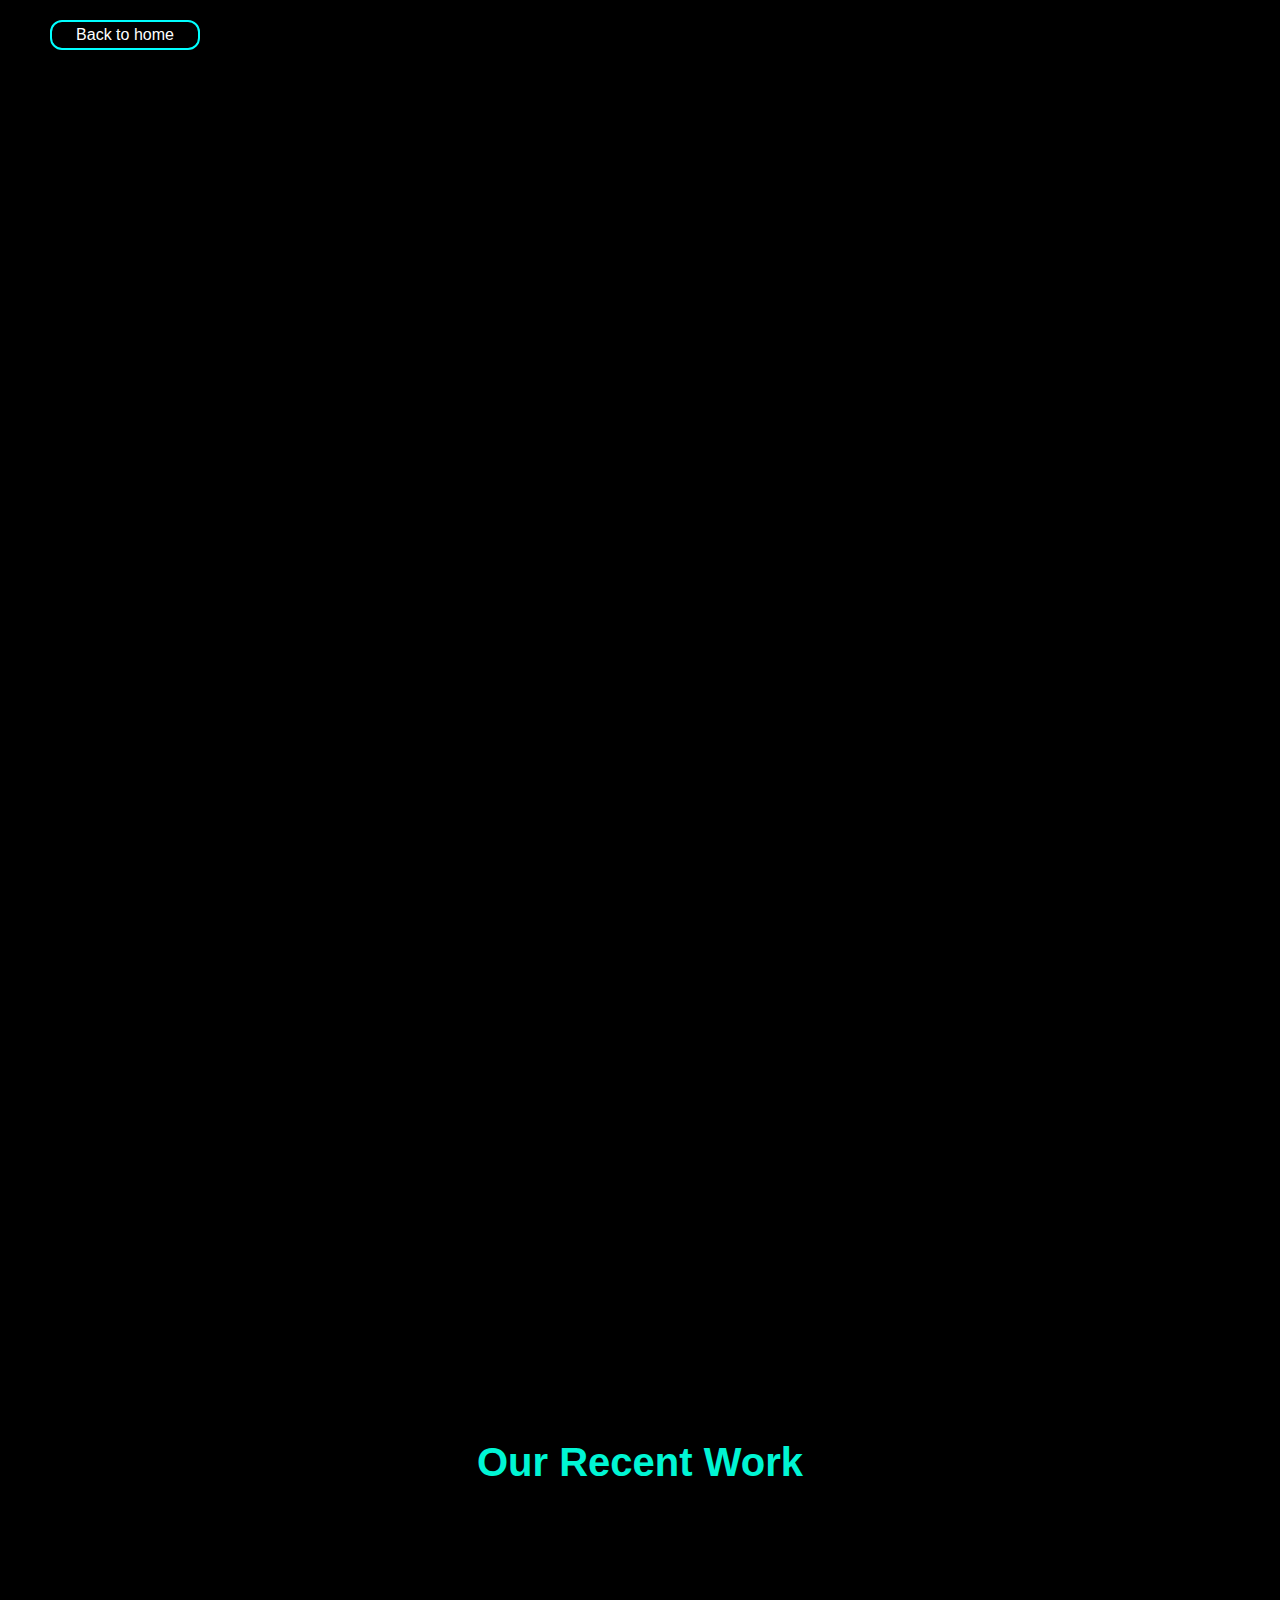
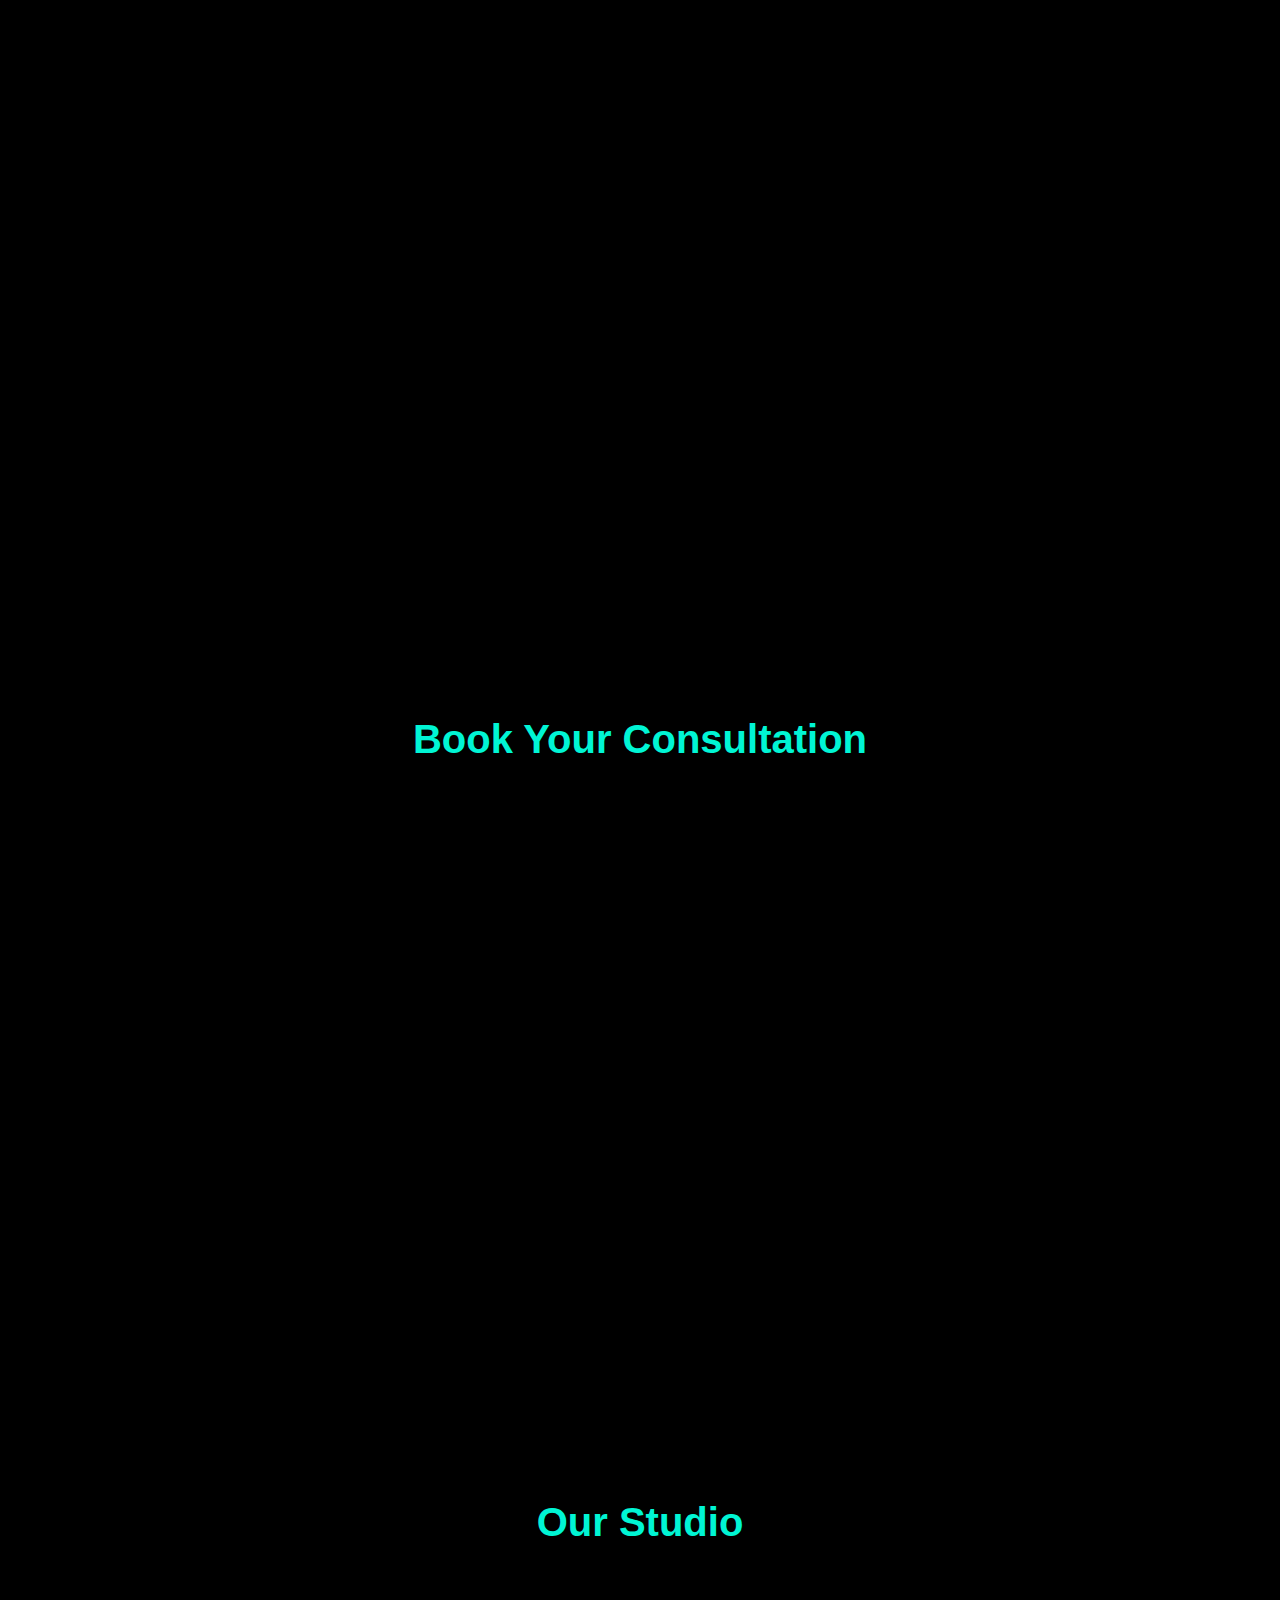
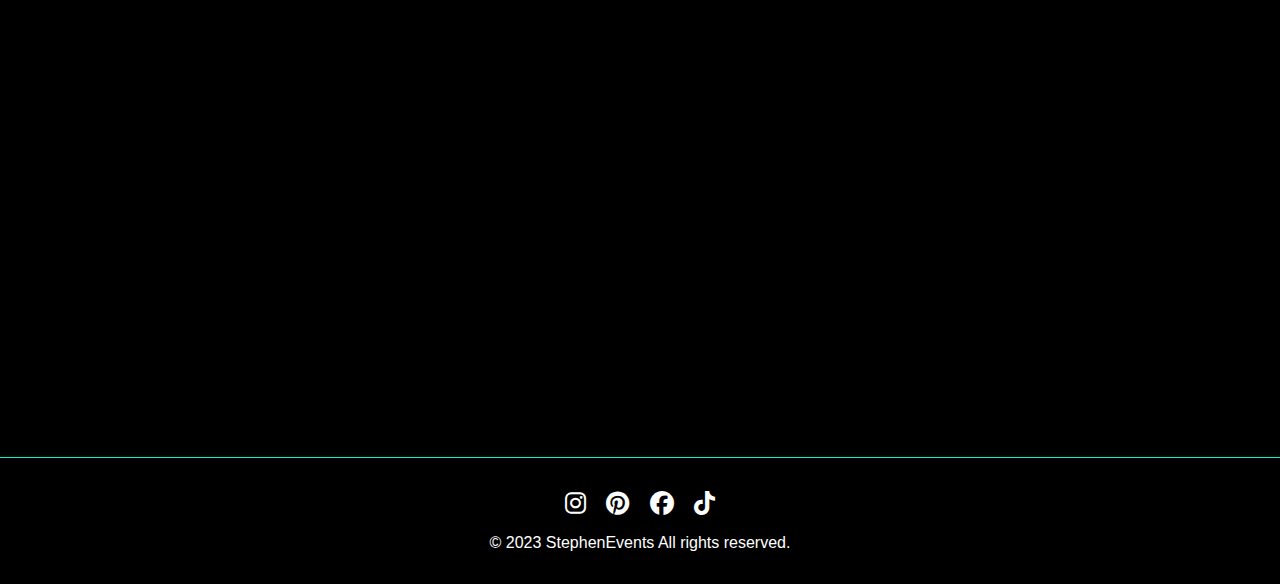
<file: portfolio.html>
<!DOCTYPE html>
<html lang="en">
<head>
    <meta charset="UTF-8">
    <meta name="viewport" content="width=device-width, initial-scale=1.0">
    <title>Wedding Decor Portfolio | Book Instantly</title>
    <link rel="stylesheet" href="https://cdnjs.cloudflare.com/ajax/libs/font-awesome/6.4.0/css/all.min.css">
    <link rel="stylesheet" href="./style.css">
    <style>
        /* Minimal Base */
        :root {
            --black: #000;
            --aqua: #00f5d4;
            --white: #fff;
        }
        * {
            margin: 0;
            padding: 0;
            box-sizing: border-box;
            font-family: 'Arial', sans-serif;
        }
        body {
            background: var(--black);
            color: var(--white);
            overflow-x: hidden;
            scroll-behavior: smooth;
        }
        
        /* Header */
        header {
            position: fixed;
            width: 100%;
            padding: 1.5rem;
            background: rgba(0, 0, 0, 0.8);
            z-index: 1000;
            display: flex;
            justify-content: space-between;
            align-items: center;
        }
        .logo {
            font-size: 1.8rem;
            font-weight: bold;
            color: var(--aqua);
        }
        nav a {
            color: var(--white);
            text-decoration: none;
            margin-left: 1.5rem;
            transition: color 0.3s;
        }
        nav a:hover {
            color: var(--aqua);
        }
        
        /* Hero Section */
        .hero {
            height: 100vh;
            display: flex;
            align-items: center;
            justify-content: center;
            text-align: center;
            padding: 0 2rem;
            position: relative;
            overflow: hidden;
        }
        .hero::before {
            content: '';
            position: absolute;
            top: 0;
            left: 0;
            width: 100%;
            height: 100%;
            background: linear-gradient(rgba(0, 0, 0, 0.7), rgba(0, 0, 0, 0.7));
            z-index: -1;
        }
        .hero-content {
            max-width: 800px;
        }
        .hero h1 {
            font-size: 3.5rem;
            margin-bottom: 1rem;
            opacity: 0;
            transform: translateY(30px);
            animation: fadeInUp 1s forwards 0.5s;
        }
        .hero p {
            font-size: 1.2rem;
            margin-bottom: 2rem;
            opacity: 0;
            transform: translateY(30px);
            animation: fadeInUp 1s forwards 0.8s;
        }
        .btn {
            display: inline-block;
            padding: 0.8rem 2rem;
            background: var(--aqua);
            color: var(--black);
            border: none;
            border-radius: 50px;
            font-weight: bold;
            text-decoration: none;
            transition: all 0.3s;
            opacity: 0;
            transform: translateY(30px);
            animation: fadeInUp 1s forwards 1.1s;
        }
        .btn:hover {
            transform: translateY(-5px);
            box-shadow: 0 10px 20px rgba(0, 245, 212, 0.3);
        }
        
        /* Owner Section */
        .owner {
            padding: 5rem 2rem;
            text-align: center;
            background: var(--black);
        }
        .owner-container {
            max-width: 1000px;
            margin: 0 auto;
            display: flex;
            align-items: center;
            justify-content: center;
            flex-wrap: wrap;
            gap: 3rem;
        }
        .owner-img {
            width: 300px;
            height: 300px;
            border-radius: 50%;
            border: 5px solid var(--aqua);
            overflow: hidden;
            position: relative;
            opacity: 0;
            transform: scale(0.9);
            animation: scaleIn 1s forwards 0.5s;
        }
        .owner-img img {
            width: 100%;
            height: 100%;
            object-fit: cover;
            transition: transform 0.5s;
        }
        .owner-img:hover img {
            transform: scale(1.1);
        }
        .owner-info {
            max-width: 500px;
            text-align: left;
            opacity: 0;
            transform: translateX(50px);
            animation: fadeInRight 1s forwards 0.8s;
        }
        .owner-info h2 {
            font-size: 2.5rem;
            margin-bottom: 1rem;
            color: var(--aqua);
        }
        .owner-info p {
            margin-bottom: 1.5rem;
            line-height: 1.6;
        }
        
        /* Portfolio Grid */
        .portfolio {
            padding: 5rem 2rem;
            background: var(--black);
        }
        .portfolio h2 {
            text-align: center;
            font-size: 2.5rem;
            margin-bottom: 3rem;
            color: var(--aqua);
        }
        .portfolio-grid {
            display: grid;
            grid-template-columns: repeat(auto-fit, minmax(300px, 1fr));
            gap: 1.5rem;
            max-width: 1200px;
            margin: 0 auto;
        }
        .portfolio-item {
            height: 300px;
            overflow: hidden;
            border-radius: 10px;
            position: relative;
            opacity: 0;
            transform: translateY(50px);
        }
        .portfolio-item img {
            width: 100%;
            height: 100%;
            object-fit: cover;
            transition: transform 0.5s;
        }
        .portfolio-item:hover img {
            transform: scale(1.1);
        }
        .portfolio-overlay {
            position: absolute;
            top: 0;
            left: 0;
            width: 100%;
            height: 100%;
            background: rgba(0, 245, 212, 0.8);
            display: flex;
            flex-direction: column;
            justify-content: center;
            align-items: center;
            opacity: 0;
            transition: opacity 0.3s;
        }
        .portfolio-item:hover .portfolio-overlay {
            opacity: 1;
        }
        .portfolio-overlay h3 {
            font-size: 1.5rem;
            margin-bottom: 0.5rem;
        }
        
        /* Booking Form */
        .booking {
            padding: 5rem 2rem;
            background: var(--black);
            text-align: center;
        }
        .booking h2 {
            font-size: 2.5rem;
            margin-bottom: 2rem;
            color: var(--aqua);
        }
        .booking-form {
            max-width: 600px;
            margin: 0 auto;
            display: grid;
            gap: 1rem;
            opacity: 0;
            transform: translateY(50px);
            animation: fadeInUp 1s forwards 0.5s;
        }
        .booking-form input, 
        .booking-form textarea, 
        .booking-form select {
            width: 100%;
            padding: 1rem;
            border: 2px solid var(--aqua);
            background: transparent;
            color: var(--white);
            border-radius: 5px;
        }
        .booking-form textarea {
            resize: vertical;
            min-height: 150px;
        }
        
        /* Map Section */
        .map {
            padding: 5rem 2rem;
            background: var(--black);
            text-align: center;
        }
        .map h2 {
            font-size: 2.5rem;
            margin-bottom: 2rem;
            color: var(--aqua);
        }
        .map-container {
            height: 400px;
            width: 100%;
            max-width: 1000px;
            margin: 0 auto;
            border: 5px solid var(--aqua);
            border-radius: 10px;
            overflow: hidden;
            opacity: 0;
            transform: translateY(50px);
            animation: fadeInUp 1s forwards 0.5s;
        }
        iframe {
            width: 100%;
            height: 100%;
            border: none;
        }
        
        /* Footer */
        footer {
            padding: 2rem;
            text-align: center;
            background: var(--black);
            border-top: 1px solid var(--aqua);
        }
        .social-links {
            margin-bottom: 1rem;
        }
        .social-links a {
            color: var(--white);
            font-size: 1.5rem;
            margin: 0 0.5rem;
            transition: color 0.3s;
        }
        .social-links a:hover {
            color: var(--aqua);
        }
        
        /* Animations */
        @keyframes fadeInUp {
            to {
                opacity: 1;
                transform: translateY(0);
            }
        }
        @keyframes fadeInRight {
            to {
                opacity: 1;
                transform: translateX(0);
            }
        }
        @keyframes scaleIn {
            to {
                opacity: 1;
                transform: scale(1);
            }
        }
        
        /* Scroll Animations */
        .animate-on-scroll {
            animation: fadeInUp 1s forwards;
        }

        #ss{
            position: absolute;
            top: 20px;
            left: 50px;
            width: 150px;
            height: 30px;
            background-color: #000;
            border: 2px solid aqua;
            border-radius: 12px;
            position: fixed;
            z-index: 10;
        }

        #ss > a{
            color: #fff;
            text-decoration: none;
            font-size: 16px;
        }

        #ss:hover{
            box-shadow: 2px 2px 20px 2px aqua;
        }
    </style>
</head>
<body>
    <!-- Header -->
  
    
    <!-- Hero Section -->
    <section class="hero">
        <button id="ss"><a href="./index.html">Back to home</a></button>
        <div class="hero-content">
            <h1>Create Your Dream Wedding</h1>
            <p>From intimate ceremonies to grand receptions, we craft unforgettable moments with precision and passion.</p>
            <a href="#booking" class="btn">Book Instantly</a>
        </div>
    </section>
    
    <!-- Owner Section -->
    <section class="owner" id="owner">
        <div class="owner-container">
            <div class="owner-img">
                <img src="./assets/profile.jpg" alt="Owner Photo">
            </div>
            <div class="owner-info">
                <h2>Hi, I'm stephen</h2>
                <p>With over 10 years of experience in wedding decor, I pour my heart into every event. Your wedding isn't just another date—it's a story waiting to be told through design.</p>
                <p>I specialize in transforming venues into emotional landscapes that reflect your unique love story.</p>
                <a href="#booking" class="btn">Let's Talk</a>
            </div>
        </div>
    </section>
    
    <!-- Portfolio -->
    <section class="portfolio" id="portfolio">
        <h2>Our Recent Work</h2>
        <div class="portfolio-grid">
            <div class="portfolio-item">
                <img src="./assets/New folder/2.jpg" alt="Wedding Decor">
                <div class="portfolio-overlay">
                    <h3>Elegant Ballroom</h3>
                    <p>Classic black-tie affair</p>
                </div>
            </div>
            <div class="portfolio-item">
                <img src="./assets/New folder/3.jpg" alt="Wedding Decor">
                <div class="portfolio-overlay">
                    <h3>Rustic Charm</h3>
                    <p>Barn wedding with vintage touches</p>
                </div>
            </div>
            <div class="portfolio-item">
                <img src="./assets/New folder/4.jpg" alt="Wedding Decor">
                <div class="portfolio-overlay">
                    <h3>Beach Bliss</h3>
                    <p>Sunset seaside celebration</p>
                </div>
            </div>
            <div class="portfolio-item">
                <img src="./assets/New folder/5.jpg" alt="Wedding Decor">
                <div class="portfolio-overlay">
                    <h3>Modern Minimalism</h3>
                    <p>Clean lines, bold statements</p>
                </div>
            </div>
            <div class="portfolio-item">
                <img src="./assets/New folder/6.jpg" alt="Wedding Decor">
                <div class="portfolio-overlay">
                    <h3>Garden Romance</h3>
                    <p>Floral fantasy</p>
                </div>
            </div>
            <div class="portfolio-item">
                <img src="./assets/New folder/13.jpg" alt="Wedding Decor">
                <div class="portfolio-overlay">
                    <h3>Winter Wonderland</h3>
                    <p>Frosted elegance</p>
                </div>
            </div>
        </div>
    </section>
    
    <!-- Booking Form -->
    <section class="booking" id="booking">
        <h2>Book Your Consultation</h2>
        <form class="booking-form">
            <input type="text" placeholder="Your Name" required>
            <input type="email" placeholder="Email" required>
            <input type="tel" placeholder="Phone" required>
            <input type="date" placeholder="Wedding Date" required>
            <select required>
                <option value="" disabled selected>Select Package</option>
                <option value="basic">Basic Decor</option>
                <option value="premium">Premium Decor</option>
                <option value="luxury">Luxury Full Service</option>
            </select>
            <textarea placeholder="Tell us about your vision..." required></textarea>
            <button type="submit" class="btn">Secure My Date</button>
        </form>
    </section>
    
    <!-- Map -->
    <section class="map" id="map">
        <h2>Our Studio</h2>
        <div class="map-container">
            <iframe src="https://www.google.com/maps/embed?pb=!1m18!1m12!1m3!1d3930.231911084884!2d78.1347224147936!3d9.91087689290039!2m3!1f0!2f0!3f0!3m2!1i1024!2i768!4f13.1!3m3!1m2!1s0x3b00c58ef9e6a5a9%3A0x8a1f94c5e5a4b5f5!2sVilathikulam%2C%20Tamil%20Nadu%20628601!5e0!3m2!1sen!2sin!4v1620000000000!5m2!1sen!2sin" allowfullscreen="" loading="lazy" referrerpolicy="no-referrer-when-downgrade"></iframe>
        </div>
    </section>
    
    <!-- Footer -->
    <footer>
        <div class="social-links">
            <a href="#"><i class="fab fa-instagram"></i></a>
            <a href="#"><i class="fab fa-pinterest"></i></a>
            <a href="#"><i class="fab fa-facebook"></i></a>
            <a href="#"><i class="fab fa-tiktok"></i></a>
        </div>
        <p>&copy; 2023 StephenEvents All rights reserved.</p>
    </footer>
    
    <script>
        // Scroll Animations
        const animateElements = () => {
            const elements = document.querySelectorAll('.portfolio-item, .booking-form, .map-container');
            elements.forEach((el, index) => {
                const rect = el.getBoundingClientRect();
                const isVisible = rect.top < window.innerHeight - 100;
                if (isVisible) {
                    setTimeout(() => {
                        el.classList.add('animate-on-scroll');
                    }, index * 200);
                }
            });
        };
        
        window.addEventListener('scroll', animateElements);
        window.addEventListener('load', animateElements);
        
        // Real-Time Form Validation
        const form = document.querySelector('.booking-form');
        form.addEventListener('input', (e) => {
            if (e.target.value) {
                e.target.style.borderColor = 'var(--aqua)';
            } else {
                e.target.style.borderColor = '#ccc';
            }
        });
        
        // Form Submission
        form.addEventListener('submit', (e) => {
            e.preventDefault();
            alert('Thank you! We will contact you within 24 hours to confirm your booking.');
            form.reset();
        });
        
        // Owner Photo Animation on Hover
        const ownerImg = document.querySelector('.owner-img');
        ownerImg.addEventListener('mouseenter', () => {
            ownerImg.style.transform = 'scale(1.05)';
            ownerImg.style.boxShadow = '0 0 30px rgba(0, 245, 212, 0.5)';
        });
        ownerImg.addEventListener('mouseleave', () => {
            ownerImg.style.transform = 'scale(1)';
            ownerImg.style.boxShadow = 'none';
        });
    </script>
    <script src="./"></script>
</body>
</html>
</file>
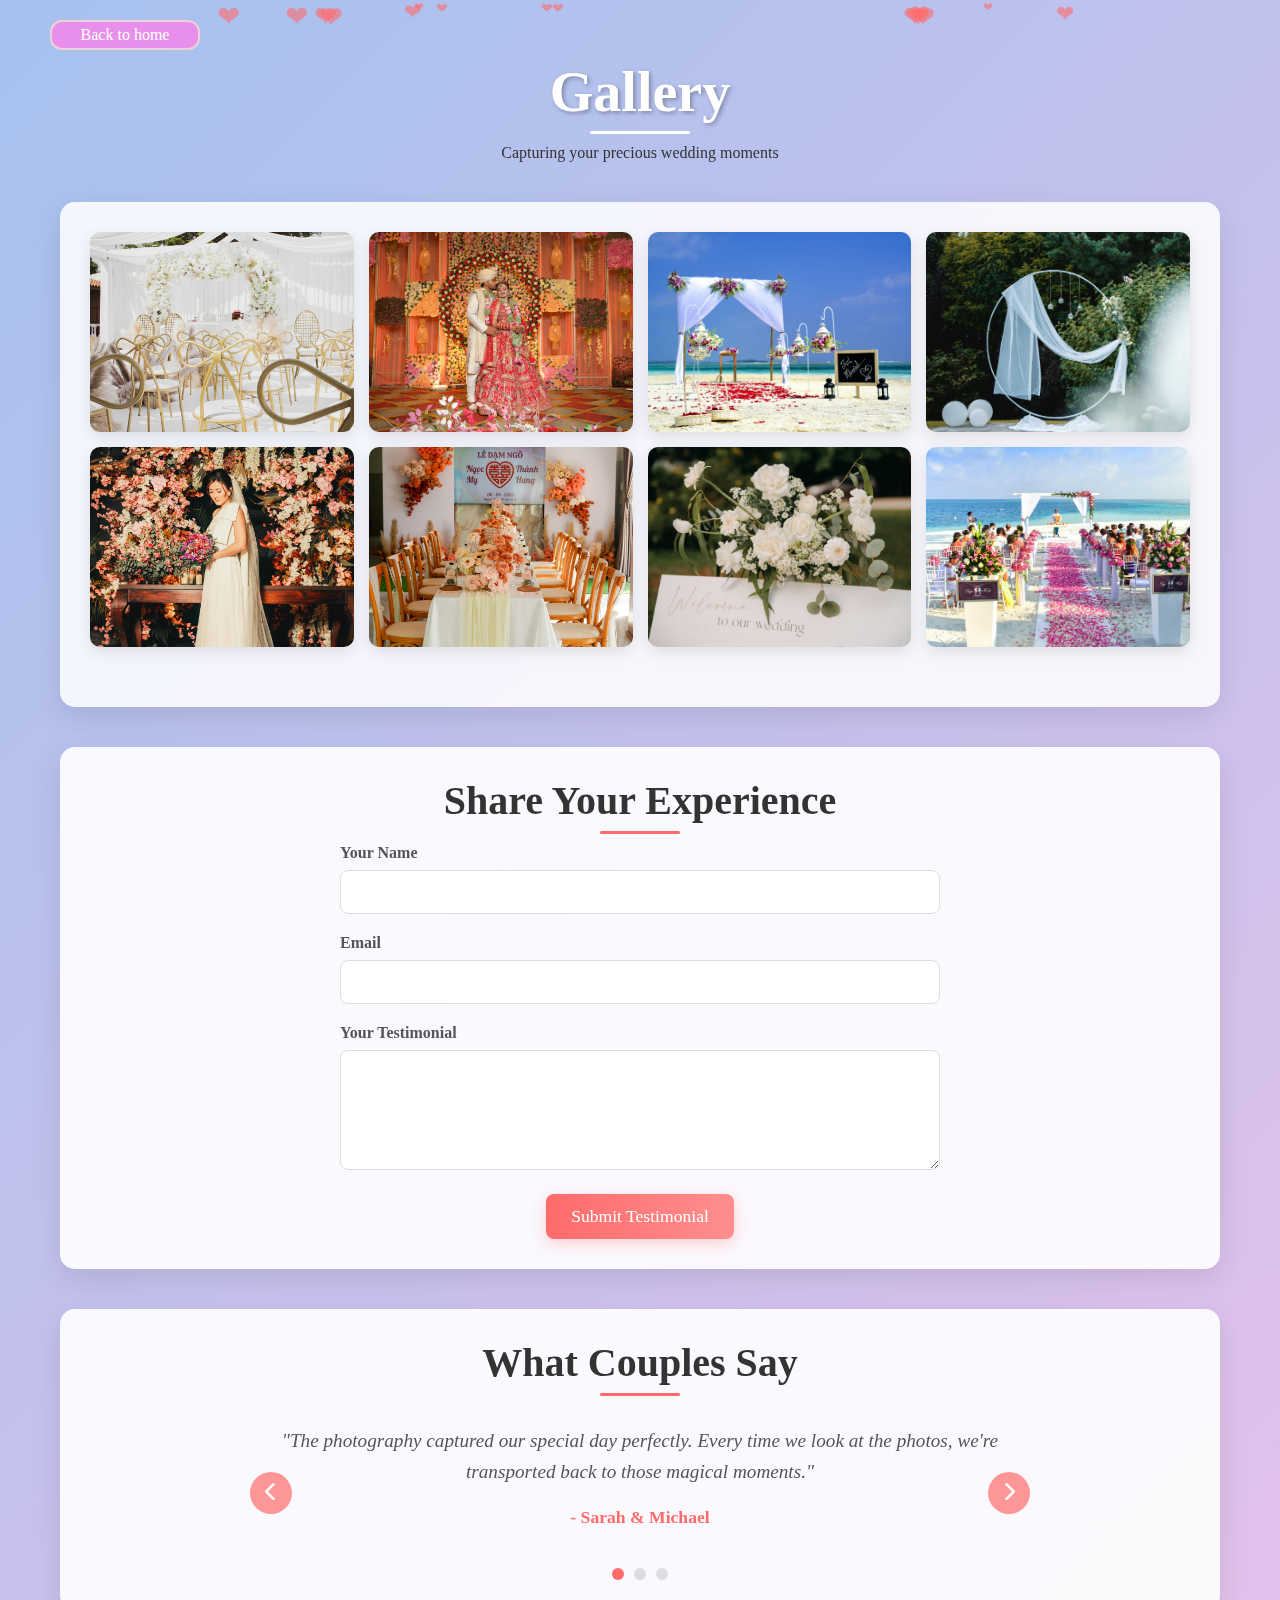
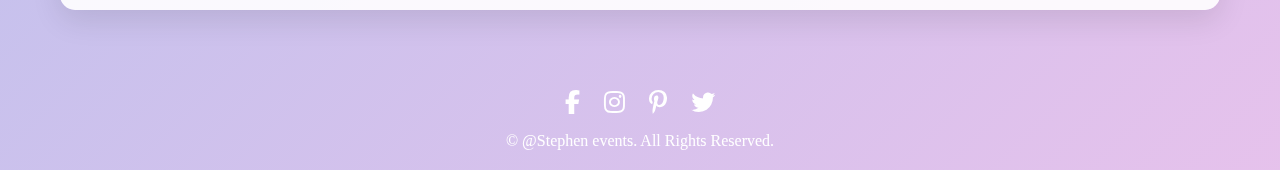
<file: weddingGallery.html>
<!DOCTYPE html>
<html lang="en">
<head>
    <meta charset="UTF-8">
    <meta name="viewport" content="width=device-width, initial-scale=1.0">
    <title>Wedding Moments Gallery</title>
    <link rel="stylesheet" href="https://cdnjs.cloudflare.com/ajax/libs/font-awesome/6.4.0/css/all.min.css">
    <style>
        /* Global Styles */
        * {
            margin: 0;
            padding: 0;
            box-sizing: border-box;
            font-family: 'Playfair Display', serif;
        }

        body {
            background: linear-gradient(-45deg, #ff9a9e, #fad0c4, #fbc2eb, #a6c1ee);
            background-size: 400% 400%;
            animation: gradient 15s ease infinite;
            color: #333;
            overflow-x: hidden;
        }

        @keyframes gradient {
            0% {
                background-position: 0% 50%;
            }
            50% {
                background-position: 100% 50%;
            }
            100% {
                background-position: 0% 50%;
            }
        }

        .container {
            max-width: 1200px;
            margin: 0 auto;
            padding: 20px;
        }

        /* Header Styles */
        header {
            text-align: center;
            padding: 40px 0;
            animation: fadeIn 1.5s ease-in-out;
        }

        @keyframes fadeIn {
            from { opacity: 0; transform: translateY(-20px); }
            to { opacity: 1; transform: translateY(0); }
        }

        h1 {
            font-size: 3.5rem;
            color: #fff;
            text-shadow: 2px 2px 4px rgba(0, 0, 0, 0.3);
            margin-bottom: 20px;
            position: relative;
            display: inline-block;
        }

        h1::after {
            content: '';
            position: absolute;
            bottom: -10px;
            left: 50%;
            transform: translateX(-50%);
            width: 100px;
            height: 3px;
            background: #fff;
            border-radius: 3px;
        }

        /* Gallery Styles */
        .gallery-container {
            background-color: rgba(255, 255, 255, 0.85);
            border-radius: 15px;
            padding: 30px;
            box-shadow: 0 10px 30px rgba(0, 0, 0, 0.1);
            margin-bottom: 40px;
            animation: slideUp 1s ease-in-out;
        }

        @keyframes slideUp {
            from { opacity: 0; transform: translateY(50px); }
            to { opacity: 1; transform: translateY(0); }
        }

        .thumbnail-grid {
            display: grid;
            grid-template-columns: repeat(4, 1fr);
            gap: 15px;
            margin-bottom: 30px;
        }

        @media (max-width: 768px) {
            .thumbnail-grid {
                grid-template-columns: repeat(2, 1fr);
            }
        }

        .thumbnail {
            width: 100%;
            height: 200px;
            object-fit: cover;
            border-radius: 10px;
            cursor: pointer;
            transition: all 0.3s ease;
            box-shadow: 0 5px 15px rgba(0, 0, 0, 0.1);
        }

        .thumbnail:hover {
            transform: scale(1.05);
            box-shadow: 0 8px 25px rgba(0, 0, 0, 0.2);
        }

        .featured-image-container {
            position: relative;
            margin-bottom: 40px;
            animation: fadeIn 1s ease-in-out;
        }

        .featured-image {
            width: 100%;
            max-height: 600px;
            object-fit: cover;
            border-radius: 15px;
            box-shadow: 0 10px 30px rgba(0, 0, 0, 0.2);
            transition: opacity 0.5s ease;
        }

        .image-caption {
            position: absolute;
            bottom: 20px;
            left: 20px;
            background-color: rgba(0, 0, 0, 0.6);
            color: white;
            padding: 10px 20px;
            border-radius: 5px;
            font-size: 1.2rem;
            opacity: 0;
            transition: opacity 0.3s ease;
        }

        .featured-image-container:hover .image-caption {
            opacity: 1;
        }

        /* Testimonial Form Styles */
        .testimonial-section {
            background-color: rgba(255, 255, 255, 0.9);
            border-radius: 15px;
            padding: 30px;
            box-shadow: 0 10px 30px rgba(0, 0, 0, 0.1);
            margin-bottom: 40px;
            animation: slideUp 1s ease-in-out 0.3s both;
        }

        h2 {
            font-size: 2.5rem;
            color: #333;
            margin-bottom: 20px;
            text-align: center;
            position: relative;
        }

        h2::after {
            content: '';
            position: absolute;
            bottom: -10px;
            left: 50%;
            transform: translateX(-50%);
            width: 80px;
            height: 3px;
            background: #ff6b6b;
            border-radius: 3px;
        }

        .testimonial-form {
            display: flex;
            flex-direction: column;
            max-width: 600px;
            margin: 0 auto;
        }

        .form-group {
            margin-bottom: 20px;
        }

        label {
            display: block;
            margin-bottom: 8px;
            font-weight: 600;
            color: #555;
        }

        input, textarea {
            width: 100%;
            padding: 12px;
            border: 1px solid #ddd;
            border-radius: 8px;
            font-size: 1rem;
            transition: border 0.3s ease;
        }

        input:focus, textarea:focus {
            border-color: #ff6b6b;
            outline: none;
        }

        textarea {
            resize: vertical;
            min-height: 120px;
        }

        .submit-btn {
            background: linear-gradient(to right, #ff6b6b, #ff8e8e);
            color: white;
            border: none;
            padding: 12px 25px;
            font-size: 1.1rem;
            border-radius: 8px;
            cursor: pointer;
            transition: all 0.3s ease;
            box-shadow: 0 5px 15px rgba(255, 107, 107, 0.3);
            align-self: center;
        }

        .submit-btn:hover {
            transform: translateY(-3px);
            box-shadow: 0 8px 20px rgba(255, 107, 107, 0.4);
        }

        /* Testimonial Carousel Styles */
        .testimonial-carousel {
            background-color: rgba(255, 255, 255, 0.9);
            border-radius: 15px;
            padding: 30px;
            box-shadow: 0 10px 30px rgba(0, 0, 0, 0.1);
            margin-bottom: 40px;
            animation: slideUp 1s ease-in-out 0.6s both;
        }

        .carousel-container {
            position: relative;
            max-width: 800px;
            margin: 0 auto;
            overflow: hidden;
        }

        .carousel-slide {
            display: flex;
            width: 100%;
            transition: transform 0.5s ease-in-out;
        }

        .testimonial {
            min-width: 100%;
            padding: 20px;
            text-align: center;
        }

        .testimonial-text {
            font-size: 1.2rem;
            font-style: italic;
            color: #555;
            margin-bottom: 20px;
            line-height: 1.6;
        }

        .testimonial-author {
            font-weight: 600;
            color: #ff6b6b;
            font-size: 1.1rem;
        }

        .carousel-btn {
            position: absolute;
            top: 50%;
            transform: translateY(-50%);
            background: rgba(255, 107, 107, 0.7);
            color: white;
            border: none;
            padding: 10px 15px;
            border-radius: 50%;
            cursor: pointer;
            font-size: 1.2rem;
            z-index: 10;
            transition: all 0.3s ease;
        }

        .carousel-btn:hover {
            background: #ff6b6b;
        }

        #prevBtn {
            left: 10px;
        }

        #nextBtn {
            right: 10px;
        }

        .carousel-indicators {
            display: flex;
            justify-content: center;
            margin-top: 20px;
        }

        .indicator {
            width: 12px;
            height: 12px;
            border-radius: 50%;
            background: #ddd;
            margin: 0 5px;
            cursor: pointer;
            transition: background 0.3s ease;
        }

        .indicator.active {
            background: #ff6b6b;
        }

        /* Footer Styles */
        footer {
            text-align: center;
            padding: 20px;
            color: white;
            font-size: 1rem;
            animation: fadeIn 1s ease-in-out 0.9s both;
        }

        .social-icons {
            margin-bottom: 15px;
        }

        .social-icons a {
            color: white;
            font-size: 1.5rem;
            margin: 0 10px;
            transition: transform 0.3s ease;
            display: inline-block;
        }

        .social-icons a:hover {
            transform: translateY(-5px);
        }

        /* Floating Hearts Animation */
        .floating-hearts {
            position: fixed;
            top: 0;
            left: 0;
            width: 100%;
            height: 100%;
            pointer-events: none;
            z-index: -1;
        }

        .heart {
            position: absolute;
            color: rgba(255, 107, 107, 0.6);
            animation: float 10s linear infinite;
            font-size: 20px;
        }

        @keyframes float {
            0% {
                transform: translateY(100vh) translateX(0) rotate(0deg);
                opacity: 0;
            }
            10% {
                opacity: 1;
            }
            90% {
                opacity: 1;
            }
            100% {
                transform: translateY(-20vh) translateX(100px) rotate(360deg);
                opacity: 0;
            }
        }

        
        #ss{
            position: absolute;
            top: 20px;
            left: 50px;
            width: 150px;
            height: 30px;
            background-color: #e78fea;
            border: 2px solid rgb(240, 208, 215);
            border-radius: 12px;
            position: fixed;
            z-index: 10;
        }

        #ss > a{
            color: #fff;
            text-decoration: none;
            font-size: 16px;
        }

        #ss:hover{
            box-shadow: 2px 2px 20px 2px rgb(230, 46, 211);
        }
    </style>
</head>
<body>
    <!-- Floating Hearts Background -->
    <div class="floating-hearts" id="hearts-container"></div>

    <div class="container">
        <button id="ss"><a href="./index.html">Back to home</a></button>

        <header>
            <h1>Gallery</h1>
            <p class="subtitle">Capturing your precious wedding moments</p>
        </header>

        <div class="gallery-container">
            <div class="thumbnail-grid">
                <img src="./assets/New folder/1.jpg" alt="Wedding Photo 1" class="thumbnail" data-large="https://source.unsplash.com/random/1200x800/?wedding,1" data-caption="Bride & Groom First Look">
                <img src="./assets/New folder/2.jpg" alt="Wedding Photo 2" class="thumbnail" data-large="https://source.unsplash.com/random/1200x800/?wedding,2" data-caption="Ceremony Moment">
                <img src="./assets/New folder/3.jpg" alt="Wedding Photo 3" class="thumbnail" data-large="https://source.unsplash.com/random/1200x800/?wedding,3" data-caption="Vows Exchange">
                <img src="./assets/New folder/4.jpg" alt="Wedding Photo 4" class="thumbnail" data-large="https://source.unsplash.com/random/1200x800/?wedding,4" data-caption="Ring Ceremony">
                <img src="./assets/New folder/5.jpg" alt="Wedding Photo 5" class="thumbnail" data-large="https://source.unsplash.com/random/1200x800/?wedding,5" data-caption="Bridal Portraits">
                <img src="./assets/New folder/6.jpg" alt="Wedding Photo 6" class="thumbnail" data-large="https://source.unsplash.com/random/1200x800/?wedding,6" data-caption="Groom Portraits">
                <img src="./assets/New folder/7.jpg" alt="Wedding Photo 7" class="thumbnail" data-large="https://source.unsplash.com/random/1200x800/?wedding,7" data-caption="Family Photos">
                <img src="./assets/New folder/11.jpg" alt="Wedding Photo 8" class="thumbnail" data-large="https://source.unsplash.com/random/1200x800/?wedding,8" data-caption="Reception Celebration">
            </div>

           
        </div>

        <div class="testimonial-section">
            <h2>Share Your Experience</h2>
            <form class="testimonial-form" id="testimonial-form">
                <div class="form-group">
                    <label for="name">Your Name</label>
                    <input type="text" id="name" name="name" required>
                </div>
                <div class="form-group">
                    <label for="email">Email</label>
                    <input type="email" id="email" name="email" required>
                </div>
                <div class="form-group">
                    <label for="message">Your Testimonial</label>
                    <textarea id="message" name="message" required></textarea>
                </div>
                <button type="submit" class="submit-btn">Submit Testimonial</button>
            </form>
        </div>

        <div class="testimonial-carousel">
            <h2>What Couples Say</h2>
            <div class="carousel-container">
                <button class="carousel-btn" id="prevBtn"><i class="fas fa-chevron-left"></i></button>
                <button class="carousel-btn" id="nextBtn"><i class="fas fa-chevron-right"></i></button>
                
                <div class="carousel-slide" id="carousel-slide">
                    <div class="testimonial">
                        <p class="testimonial-text">"The photography captured our special day perfectly. Every time we look at the photos, we're transported back to those magical moments."</p>
                        <p class="testimonial-author">- Sarah & Michael</p>
                    </div>
                    <div class="testimonial">
                        <p class="testimonial-text">"Absolutely stunning work! The photographer made us feel so comfortable and the results were beyond our expectations."</p>
                        <p class="testimonial-author">- Jessica & David</p>
                    </div>
                    <div class="testimonial">
                        <p class="testimonial-text">"We couldn't be happier with how our wedding photos turned out. The team was professional and creative throughout the entire process."</p>
                        <p class="testimonial-author">- Emily & James</p>
                    </div>
                </div>
                
                <div class="carousel-indicators" id="indicators">
                    <span class="indicator active"></span>
                    <span class="indicator"></span>
                    <span class="indicator"></span>
                </div>
            </div>
        </div>
    </div>

    <footer>
        <div class="social-icons">
            <a href="#"><i class="fab fa-facebook-f"></i></a>
            <a href="#"><i class="fab fa-instagram"></i></a>
            <a href="#"><i class="fab fa-pinterest-p"></i></a>
            <a href="#"><i class="fab fa-twitter"></i></a>
        </div>
        <p>&copy; @Stephen events. All Rights Reserved.</p>
    </footer>

    <script>
        // Gallery Image Selection
        document.addEventListener('DOMContentLoaded', function() {
            const thumbnails = document.querySelectorAll('.thumbnail');
            const featuredImage = document.getElementById('featured-image');
            const imageCaption = document.getElementById('image-caption');
            
            thumbnails.forEach(thumbnail => {
                thumbnail.addEventListener('click', function() {
                    featuredImage.src = this.dataset.large;
                    featuredImage.alt = this.alt;
                    imageCaption.textContent = this.dataset.caption;
                    
                    // Add fade effect
                    featuredImage.style.opacity = 0;
                    setTimeout(() => {
                        featuredImage.style.opacity = 1;
                    }, 300);
                });
                
                // Optional: Add hover effect preview
                thumbnail.addEventListener('mouseenter', function() {
                    if (window.innerWidth > 768) { // Only on desktop
                        featuredImage.src = this.dataset.large;
                        featuredImage.alt = this.alt;
                        imageCaption.textContent = this.dataset.caption;
                    }
                });
            });
            
            // Testimonial Carousel
            const carouselSlide = document.querySelector('.carousel-slide');
            const carouselTestimonials = document.querySelectorAll('.testimonial');
            const prevBtn = document.getElementById('prevBtn');
            const nextBtn = document.getElementById('nextBtn');
            const indicators = document.querySelectorAll('.indicator');
            
            let counter = 0;
            const size = carouselTestimonials[0].clientWidth;
            
            carouselSlide.style.transform = 'translateX(' + (-size * counter) + 'px)';
            
            // Button listeners
            nextBtn.addEventListener('click', () => {
                if (counter >= carouselTestimonials.length - 1) return;
                carouselSlide.style.transition = "transform 0.5s ease-in-out";
                counter++;
                carouselSlide.style.transform = 'translateX(' + (-size * counter) + 'px)';
                updateIndicators();
            });
            
            prevBtn.addEventListener('click', () => {
                if (counter <= 0) return;
                carouselSlide.style.transition = "transform 0.5s ease-in-out";
                counter--;
                carouselSlide.style.transform = 'translateX(' + (-size * counter) + 'px)';
                updateIndicators();
            });
            
            carouselSlide.addEventListener('transitionend', () => {
                if (carouselTestimonials[counter].id === 'lastClone') {
                    carouselSlide.style.transition = "none";
                    counter = carouselTestimonials.length - 2;
                    carouselSlide.style.transform = 'translateX(' + (-size * counter) + 'px)';
                }
                if (carouselTestimonials[counter].id === 'firstClone') {
                    carouselSlide.style.transition = "none";
                    counter = carouselTestimonials.length - counter;
                    carouselSlide.style.transform = 'translateX(' + (-size * counter) + 'px)';
                }
            });
            
            // Indicator listeners
            indicators.forEach((indicator, index) => {
                indicator.addEventListener('click', () => {
                    carouselSlide.style.transition = "transform 0.5s ease-in-out";
                    counter = index;
                    carouselSlide.style.transform = 'translateX(' + (-size * counter) + 'px)';
                    updateIndicators();
                });
            });
            
            function updateIndicators() {
                indicators.forEach((indicator, index) => {
                    if (index === counter) {
                        indicator.classList.add('active');
                    } else {
                        indicator.classList.remove('active');
                    }
                });
            }
            
            // Auto-rotate carousel
            setInterval(() => {
                if (counter >= carouselTestimonials.length - 1) counter = -1;
                carouselSlide.style.transition = "transform 0.5s ease-in-out";
                counter++;
                carouselSlide.style.transform = 'translateX(' + (-size * counter) + 'px)';
                updateIndicators();
            }, 5000);
            
            // Testimonial form submission
            const testimonialForm = document.getElementById('testimonial-form');
            testimonialForm.addEventListener('submit', function(e) {
                e.preventDefault();
                
                // In a real application, you would send this data to a server
                alert('Thank you for your testimonial! We appreciate your feedback.');
                testimonialForm.reset();
            });
            
            // Create floating hearts
            createHearts();
        });
        
        function createHearts() {
            const heartsContainer = document.getElementById('hearts-container');
            const heartCount = 15;
            
            for (let i = 0; i < heartCount; i++) {
                const heart = document.createElement('div');
                heart.innerHTML = '❤';
                heart.classList.add('heart');
                
                // Random position and animation duration
                const leftPos = Math.random() * 100;
                const animationDuration = 5 + Math.random() * 10;
                const delay = Math.random() * 10;
                const size = 10 + Math.random() * 20;
                
                heart.style.left = `${leftPos}%`;
                heart.style.animationDuration = `${animationDuration}s`;
                heart.style.animationDelay = `${delay}s`;
                heart.style.fontSize = `${size}px`;
                
                heartsContainer.appendChild(heart);
            }
        }
    </script>
</body>
</html>
</file>
<file: style.css>
.extra-content {
            display: none;
            transition: all 0.3s ease-out;
        }

        @keyframes marquee {
            0% { transform: translateX(0); }
            100% { transform: translateX(-50%); }
        }
        
        .service-card {
            transition: height 0.3s ease;
            overflow: hidden;
        }
        
        /* Custom styles */
        .dropdown:hover .dropdown-content {
            display: block;
        }
        .dropdown-content {
            display: none;
        }
        
        /* Hero text animation */
        @keyframes fadeInUp {
            from {
                opacity: 0;
                transform: translateY(20px);
            }
            to {
                opacity: 1;
                transform: translateY(0);
            }
        }
        
        .hero-content > * {
            animation: fadeInUp 0.8s ease-out forwards;
        }
        
        .hero-content h2 {
            animation-delay: 0.2s;
        }
        
        .hero-content h1 {
            animation-delay: 0.4s;
        }
        
        .hero-content p {
            animation-delay: 0.6s;
        }
        
        .hero-content .cta-button {
            animation-delay: 0.8s;
        }
        
        /* Testimonial carousel */
        .testimonial-carousel {
            scroll-snap-type: x mandatory;
        }
        
        .testimonial-slide {
            scroll-snap-align: start;
        }
        
        /* Floating animation */
        @keyframes float {
            0% { transform: translateY(0px); }
            50% { transform: translateY(-15px); }
            100% { transform: translateY(0px); }
        }
        
        .floating {
            animation: float 6s ease-in-out infinite;
        }
        
        /* Gradient text */
        .gradient-text {
            background: linear-gradient(45deg, #f72585, #7209b7, #3a0ca3, #4361ee);
            -webkit-background-clip: text;
            background-clip: text;
            color: transparent;
        }
        
        /* Testimonial cards */
        .testimonial-card {
            background: white;
            border-radius: 15px;
            box-shadow: 0 10px 30px rgba(0,0,0,0.1);
            transition: all 0.3s ease;
        }
        
        .testimonial-card:hover {
            transform: translateY(-5px);
            box-shadow: 0 15px 35px rgba(0,0,0,0.15);
        }
        
        .testimonial-img {
            width: 70px;
            height: 70px;
            object-fit: cover;
            border: 3px solid white;
            box-shadow: 0 5px 15px rgba(0,0,0,0.1);
        }
</file>
